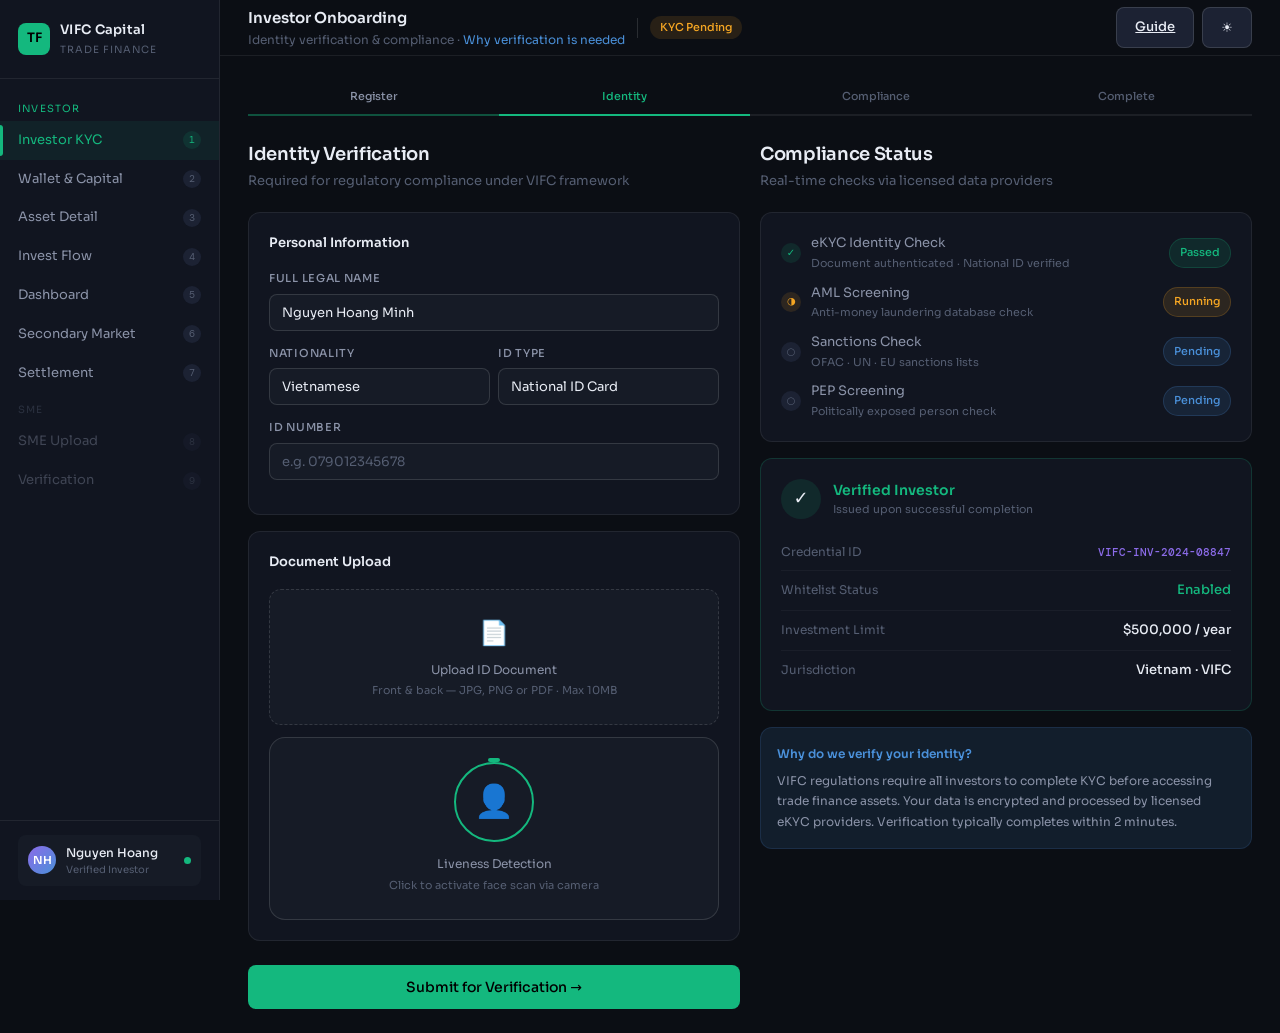
<file: index.html>
<!doctype html>
<html lang="en">
  <head>
    <meta charset="UTF-8" />
    <meta name="viewport" content="width=device-width, initial-scale=1.0" />
    <title>VIFC Trade Finance Platform</title>
    <link rel="preconnect" href="https://fonts.googleapis.com" />
    <link
      href="https://fonts.googleapis.com/css2?family=Sora:wght@300;400;500;600&family=DM+Mono:wght@400;500&display=swap"
      rel="stylesheet"
    />
    <link rel="stylesheet" href="styles.css" />
  </head>
  <body>
    <button
      class="mobile-nav-toggle"
      type="button"
      data-action="toggle-mobile-nav"
      aria-label="Toggle navigation menu"
      aria-expanded="false"
    >
      ☰
    </button>
    <div class="sidebar-overlay" data-action="close-mobile-nav"></div>

    <!-- SIDEBAR -->
    <nav class="sidebar">
      <div class="logo">
        <div class="logo-mark">
          <div class="logo-icon">TF</div>
          <div>
            <div class="logo-text">VIFC Capital</div>
            <div class="logo-sub">Trade Finance</div>
          </div>
        </div>
      </div>
      <div class="nav">
        <div class="nav-section" data-flow="investor">Investor</div>
        <div class="nav-item active" data-screen="onboarding" data-flow="investor"><span>Investor KYC</span><span class="step-badge">1</span></div>
        <div class="nav-item" data-screen="wallet" data-flow="investor"><span>Wallet & Capital</span><span class="step-badge">2</span></div>
        <div class="nav-item" data-screen="asset" data-flow="investor"><span>Asset Detail</span><span class="step-badge">3</span></div>
        <div class="nav-item" data-screen="invest" data-flow="investor"><span>Invest Flow</span><span class="step-badge">4</span></div>
        <div class="nav-item" data-screen="dashboard" data-flow="investor"><span>Dashboard</span><span class="step-badge">5</span></div>
        <div class="nav-item" data-screen="secondary" data-flow="investor"><span>Secondary Market</span><span class="step-badge">6</span></div>
        <div class="nav-item" data-screen="settlement" data-flow="investor"><span>Settlement</span><span class="step-badge">7</span></div>
        <div class="nav-section" data-flow="sme">SME</div>
        <div class="nav-item" data-screen="sme" data-flow="sme"><span>SME Upload</span><span class="step-badge">8</span></div>
        <div class="nav-item" data-screen="verification" data-flow="sme"><span>Verification</span><span class="step-badge">9</span></div>
      </div>
      <div class="sidebar-footer">
        <div class="user-pill">
          <div class="user-avatar">NH</div>
          <div>
            <div class="user-name">Nguyen Hoang</div>
            <div class="user-role">Verified Investor</div>
          </div>
          <div class="verified-dot"></div>
        </div>
      </div>
    </nav>

    <!-- MAIN CONTENT -->
    <main class="main">
      <!-- ───────────────────────────────────────────── -->
      <!-- SCREEN 1: INVESTOR ONBOARDING / KYC          -->
      <!-- ───────────────────────────────────────────── -->
      <div id="screen-onboarding" class="screen active">
        <div class="topbar">
          <div>
            <div class="topbar-title">Investor Onboarding</div>
            <div class="topbar-sub">Identity verification & compliance · <a href="guide.html#how-to-invest" style="color: var(--blue); text-decoration: none;">Why verification is needed</a></div>
          </div>
          <div class="topbar-divider"></div>
          <span class="topbar-badge badge-warning">KYC Pending</span>
          <div class="topbar-actions">
            <a class="btn btn-secondary" href="guide.html">Guide</a>
            <button
              class="btn btn-secondary theme-toggle" data-action="toggle-theme"
              
            >
              ☀️
            </button>
          </div>
        </div>
        <div class="content">
          <div class="progress-steps mb-24">
            <div class="ps done">Register</div>
            <div class="ps active">Identity</div>
            <div class="ps">Compliance</div>
            <div class="ps">Complete</div>
          </div>

          <div class="grid-2 gap-20">
            <!-- Left: Form -->
            <div>
              <div class="section-header">
                <div class="section-title">Identity Verification</div>
                <div class="section-sub">
                  Required for regulatory compliance under VIFC framework
                </div>
              </div>

              <div class="card mb-16">
                <div class="card-header">
                  <div class="card-label">Personal Information</div>
                </div>
                <div class="form-group">
                  <label class="form-label">Full Legal Name</label>
                  <input
                    class="form-input"
                    type="text"
                    placeholder="As shown on government ID"
                    value="Nguyen Hoang Minh"
                  />
                </div>
                <div class="grid-2 gap-8">
                  <div class="form-group">
                    <label class="form-label">Nationality</label>
                    <select class="form-select">
                      <option>Vietnamese</option>
                      <option>Singaporean</option>
                      <option>Other</option>
                    </select>
                  </div>
                  <div class="form-group">
                    <label class="form-label">ID Type</label>
                    <select class="form-select">
                      <option>National ID Card</option>
                      <option>Passport</option>
                      <option>Driver's License</option>
                    </select>
                  </div>
                </div>
                <div class="form-group">
                  <label class="form-label">ID Number</label>
                  <input
                    class="form-input"
                    type="text"
                    placeholder="e.g. 079012345678"
                  />
                </div>
              </div>

              <div class="card mb-16">
                <div class="card-header">
                  <div class="card-label">Document Upload</div>
                </div>
                <div class="upload-zone mb-12">
                  <span class="upload-icon">📄</span>
                  <div class="upload-text">Upload ID Document</div>
                  <div class="upload-sub">
                    Front & back — JPG, PNG or PDF · Max 10MB
                  </div>
                </div>
                <div class="face-scan-box">
                  <div class="face-ring">
                    <span class="face-placeholder">👤</span>
                  </div>
                  <div
                    style="
                      font-size: 12px;
                      color: var(--text2);
                      margin-bottom: 4px;
                    "
                  >
                    Liveness Detection
                  </div>
                  <div style="font-size: 11px; color: var(--text3)">
                    Click to activate face scan via camera
                  </div>
                </div>
              </div>

              <button
                class="btn btn-primary btn-full btn-lg"
                style="margin-top: 8px"
              >
                Submit for Verification →
              </button>
            </div>

            <!-- Right: Compliance status -->
            <div>
              <div class="section-header">
                <div class="section-title">Compliance Status</div>
                <div class="section-sub">
                  Real-time checks via licensed data providers
                </div>
              </div>

              <div class="card mb-16">
                <div class="check-list">
                  <div class="check-item">
                    <div class="check-icon check-pass">✓</div>
                    <div>
                      <div class="check-text">eKYC Identity Check</div>
                      <div class="check-sub">
                        Document authenticated · National ID verified
                      </div>
                    </div>
                    <span
                      class="verify-badge vb-green"
                      style="margin-left: auto; flex-shrink: 0"
                      >Passed</span
                    >
                  </div>
                  <div class="check-item">
                    <div class="check-icon check-spin">◐</div>
                    <div>
                      <div class="check-text">AML Screening</div>
                      <div class="check-sub">
                        Anti-money laundering database check
                      </div>
                    </div>
                    <span
                      class="verify-badge vb-amber"
                      style="margin-left: auto; flex-shrink: 0"
                      >Running</span
                    >
                  </div>
                  <div class="check-item">
                    <div class="check-icon check-pend">○</div>
                    <div>
                      <div class="check-text">Sanctions Check</div>
                      <div class="check-sub">
                        OFAC · UN · EU sanctions lists
                      </div>
                    </div>
                    <span
                      class="verify-badge vb-blue"
                      style="margin-left: auto; flex-shrink: 0"
                      >Pending</span
                    >
                  </div>
                  <div class="check-item">
                    <div class="check-icon check-pend">○</div>
                    <div>
                      <div class="check-text">PEP Screening</div>
                      <div class="check-sub">
                        Politically exposed person check
                      </div>
                    </div>
                    <span
                      class="verify-badge vb-blue"
                      style="margin-left: auto; flex-shrink: 0"
                      >Pending</span
                    >
                  </div>
                </div>
              </div>

              <!-- Credential Preview -->
              <div
                class="card mb-16"
                style="border-color: rgba(20, 184, 126, 0.2)"
              >
                <div
                  style="
                    display: flex;
                    align-items: center;
                    gap: 12px;
                    margin-bottom: 14px;
                  "
                >
                  <div
                    style="
                      width: 40px;
                      height: 40px;
                      border-radius: 50%;
                      background: var(--teal-dim);
                      display: flex;
                      align-items: center;
                      justify-content: center;
                      font-size: 18px;
                      flex-shrink: 0;
                    "
                  >
                    ✓
                  </div>
                  <div>
                    <div
                      style="
                        font-size: 14px;
                        font-weight: 600;
                        color: var(--teal);
                      "
                    >
                      Verified Investor
                    </div>
                    <div style="font-size: 11px; color: var(--text3)">
                      Issued upon successful completion
                    </div>
                  </div>
                </div>
                <div class="stat-row">
                  <span class="stat-key">Credential ID</span>
                  <span
                    class="stat-val"
                    style="
                      font-family: var(--mono);
                      font-size: 11px;
                      color: var(--purple);
                    "
                    >VIFC-INV-2024-08847</span
                  >
                </div>
                <div class="stat-row">
                  <span class="stat-key">Whitelist Status</span>
                  <span class="stat-val green">Enabled</span>
                </div>
                <div class="stat-row">
                  <span class="stat-key">Investment Limit</span>
                  <span class="stat-val">$500,000 / year</span>
                </div>
                <div class="stat-row">
                  <span class="stat-key">Jurisdiction</span>
                  <span class="stat-val">Vietnam · VIFC</span>
                </div>
              </div>

              <div class="edu-box">
                <div class="edu-title">Why do we verify your identity?</div>
                <div class="edu-text">
                  VIFC regulations require all investors to complete KYC before
                  accessing trade finance assets. Your data is encrypted and
                  processed by licensed eKYC providers. Verification typically
                  completes within 2 minutes.
                </div>
              </div>
            </div>
          </div>
        </div>
      </div>

      <!-- ───────────────────────────────────────────── -->
      <!-- SCREEN 2: WALLET & CAPITAL                    -->
      <!-- ───────────────────────────────────────────── -->
      <div id="screen-wallet" class="screen">
        <div class="topbar">
          <div>
            <div class="topbar-title">Wallet & Capital</div>
            <div class="topbar-sub">Deposit, convert, and manage funds</div>
          </div>
          <div class="topbar-divider"></div>
          <span class="topbar-badge badge-success">Wallet Active</span>
          <div class="topbar-actions">
            <a class="btn btn-secondary" href="guide.html">Guide</a>
            <button
              class="btn btn-secondary theme-toggle" data-action="toggle-theme"
              
            >
              ☀️
            </button>
          </div>
        </div>
        <div class="content">
          <div class="grid-3 gap-16 mb-20">
            <div class="wallet-card">
              <div class="wc-label">USDC Balance</div>
              <div class="wc-value">$24,850.00</div>
              <div class="wc-sub">≈ 24,850 USDC · ERC-20</div>
            </div>
            <div class="card" style="background: var(--bg2)">
              <div class="card-title">USD Value</div>
              <div class="card-value" style="font-size: 22px">$24,850.00</div>
              <div class="card-sub" style="color: var(--teal); font-size: 12px">
                +$0.00 today
              </div>
            </div>
            <div class="card" style="background: var(--bg2)">
              <div class="card-title">VND Equivalent</div>
              <div
                class="card-value"
                style="font-size: 20px; letter-spacing: -1px"
              >
                ₫616,401,000
              </div>
              <div class="card-sub">@ 24,800 VND/USD</div>
            </div>
          </div>

          <div class="grid-2 gap-20">
            <!-- Deposit Module -->
            <div>
              <div class="card mb-16">
                <div class="card-header">
                  <div class="card-label">Deposit Funds</div>
                </div>
                <div class="form-group">
                  <label class="form-label">Asset Type</label>
                  <div style="display: flex; gap: 8px">
                    <button
                      class="btn btn-secondary"
                      style="
                        flex: 1;
                        justify-content: center;
                        border-color: var(--teal);
                        color: var(--teal);
                        background: var(--teal-dim);
                      "
                    >
                      USDC
                    </button>
                    <button
                      class="btn btn-secondary"
                      style="flex: 1; justify-content: center"
                    >
                      USDT
                    </button>
                    <button
                      class="btn btn-secondary"
                      style="flex: 1; justify-content: center"
                    >
                      USD Wire
                    </button>
                  </div>
                </div>
                <div class="form-group">
                  <label class="form-label">Amount</label>
                  <div style="position: relative">
                    <input
                      class="form-input"
                      type="number"
                      placeholder="0.00"
                      value="10000"
                      style="padding-right: 52px"
                    />
                    <span
                      style="
                        position: absolute;
                        right: 12px;
                        top: 50%;
                        transform: translateY(-50%);
                        font-size: 12px;
                        color: var(--text3);
                        font-family: var(--mono);
                      "
                      >USDC</span
                    >
                  </div>
                </div>
                <div class="alert alert-info" style="margin-top: 0">
                  <span>ℹ</span>
                  <span
                    >Deposit address:
                    <span style="font-family: var(--mono); font-size: 11px"
                      >0x7f3e...c4a9</span
                    >
                    — ERC-20 only</span
                  >
                </div>
                <button class="btn btn-primary btn-full">Deposit USDC</button>
              </div>

              <div class="trust-box">
                <span>🏦</span>
                <span
                  >Funds secured via licensed VIFC banking partners · Segregated
                  accounts</span
                >
              </div>
            </div>

            <!-- Conversion Panel -->
            <div>
              <div class="card mb-16">
                <div class="card-header">
                  <div class="card-label">Currency Conversion</div>
                  <span class="verify-badge vb-green" style="font-size: 10px"
                    >Live Rate</span
                  >
                </div>
                <div
                  style="
                    display: flex;
                    align-items: center;
                    gap: 12px;
                    padding: 16px;
                    background: var(--bg3);
                    border-radius: var(--r-lg);
                    margin-bottom: 14px;
                  "
                >
                  <div style="flex: 1; text-align: center">
                    <div
                      style="
                        font-size: 11px;
                        color: var(--text3);
                        margin-bottom: 4px;
                      "
                    >
                      From
                    </div>
                    <div
                      style="
                        font-size: 20px;
                        font-weight: 600;
                        font-family: var(--mono);
                        color: var(--text);
                      "
                    >
                      $10,000
                    </div>
                    <div
                      style="
                        font-size: 11px;
                        color: var(--text3);
                        margin-top: 2px;
                      "
                    >
                      USD
                    </div>
                  </div>
                  <div style="font-size: 20px; color: var(--teal)">→</div>
                  <div style="flex: 1; text-align: center">
                    <div
                      style="
                        font-size: 11px;
                        color: var(--text3);
                        margin-bottom: 4px;
                      "
                    >
                      To
                    </div>
                    <div
                      style="
                        font-size: 20px;
                        font-weight: 600;
                        font-family: var(--mono);
                        color: var(--teal);
                      "
                    >
                      ₫248,000,000
                    </div>
                    <div
                      style="
                        font-size: 11px;
                        color: var(--text3);
                        margin-top: 2px;
                      "
                    >
                      VND
                    </div>
                  </div>
                </div>
                <div class="stat-row">
                  <span class="stat-key">Exchange Rate</span>
                  <span class="stat-val" style="font-family: var(--mono)"
                    >1 USD = 24,800 VND</span
                  >
                </div>
                <div class="stat-row">
                  <span class="stat-key">Conversion Fee</span>
                  <span class="stat-val green">0.15%</span>
                </div>
                <div class="stat-row">
                  <span class="stat-key">Settlement Time</span>
                  <span class="stat-val">T+0 · Instant</span>
                </div>
                <div class="stat-row">
                  <span class="stat-key">SPV Pool Allocation</span>
                  <span class="stat-val blue">Auto → Deal Escrow</span>
                </div>
                <button class="btn btn-amber btn-full" style="margin-top: 14px">
                  Convert & Allocate
                </button>
              </div>

              <div class="card">
                <div class="card-label" style="margin-bottom: 10px">
                  Capital Flow
                </div>
                <div class="flow-row" style="font-size: 12px">
                  <div class="flow-node investor">Investor</div>
                  <div class="flow-arrow">→</div>
                  <div class="flow-node spv">SPV Escrow</div>
                  <div class="flow-arrow">→</div>
                  <div class="flow-node sme">SME Pool</div>
                </div>
              </div>
            </div>
          </div>
        </div>
      </div>

      <!-- ───────────────────────────────────────────── -->
      <!-- SCREEN 3: SME UPLOAD                         -->
      <!-- ───────────────────────────────────────────── -->
      <div id="screen-sme" class="screen">
        <div class="topbar">
          <div>
            <div class="topbar-title">SME Invoice Upload</div>
            <div class="topbar-sub">
              Create trade finance asset from export invoice
            </div>
          </div>
          <div class="topbar-divider"></div>
          <span class="topbar-badge badge-info">New Submission</span>
          <div class="topbar-actions">
            <a class="btn btn-secondary" href="guide.html">Guide</a>
            <button
              class="btn btn-secondary theme-toggle" data-action="toggle-theme"
              
            >
              ☀️
            </button>
          </div>
        </div>
        <div class="content">
          <div class="grid-2 gap-20">
            <div>
              <div class="card mb-16">
                <div class="card-header">
                  <div class="card-label">Invoice Details</div>
                </div>
                <div class="form-group">
                  <label class="form-label">Upload Invoice</label>
                  <div class="upload-zone">
                    <span class="upload-icon">📋</span>
                    <div class="upload-text">Drop invoice PDF here</div>
                    <div class="upload-sub">
                      Supported: PDF, XLSX · Max 25MB
                    </div>
                  </div>
                </div>
                <div class="grid-2 gap-8">
                  <div class="form-group">
                    <label class="form-label">Invoice Value (USD)</label>
                    <input
                      class="form-input"
                      type="number"
                      placeholder="0.00"
                      value="125000"
                    />
                  </div>
                  <div class="form-group">
                    <label class="form-label">Invoice Number</label>
                    <input
                      class="form-input"
                      type="text"
                      value="INV-2024-00847"
                    />
                  </div>
                </div>
                <div class="grid-2 gap-8">
                  <div class="form-group">
                    <label class="form-label">Issue Date</label>
                    <input class="form-input" type="date" value="2024-11-01" />
                  </div>
                  <div class="form-group">
                    <label class="form-label">Due Date</label>
                    <input class="form-input" type="date" value="2025-01-30" />
                  </div>
                </div>
                <div class="form-group">
                  <label class="form-label">Invoice Currency</label>
                  <select class="form-select">
                    <option>USD</option>
                    <option>EUR</option>
                    <option>VND</option>
                  </select>
                </div>
              </div>

              <div class="card mb-16">
                <div class="card-header">
                  <div class="card-label">Supporting Documents</div>
                </div>
                <div class="grid-2 gap-8">
                  <div class="upload-zone" style="padding: 16px">
                    <span
                      style="
                        font-size: 20px;
                        display: block;
                        margin-bottom: 6px;
                      "
                      >📦</span
                    >
                    <div class="upload-text">Purchase Order</div>
                  </div>
                  <div class="upload-zone" style="padding: 16px">
                    <span
                      style="
                        font-size: 20px;
                        display: block;
                        margin-bottom: 6px;
                      "
                      >🚢</span
                    >
                    <div class="upload-text">Shipping Docs</div>
                  </div>
                </div>
              </div>
            </div>

            <div>
              <div class="card mb-16">
                <div class="card-header">
                  <div class="card-label">Buyer Information</div>
                </div>
                <div class="form-group">
                  <label class="form-label">Buyer Company Name</label>
                  <input
                    class="form-input"
                    type="text"
                    value="Walmart Inc."
                    placeholder="Enter buyer name"
                  />
                </div>
                <div class="form-group">
                  <label class="form-label">Buyer Country</label>
                  <select class="form-select">
                    <option>United States</option>
                    <option>Germany</option>
                    <option>Japan</option>
                    <option>Singapore</option>
                  </select>
                </div>
                <hr class="divider" />
                <div
                  style="
                    padding: 12px;
                    background: var(--teal-dim);
                    border-radius: var(--r);
                    border: 1px solid rgba(20, 184, 126, 0.2);
                  "
                >
                  <div
                    style="
                      display: flex;
                      align-items: center;
                      gap: 8px;
                      margin-bottom: 8px;
                    "
                  >
                    <span style="color: var(--teal); font-size: 14px">✓</span>
                    <span
                      style="
                        font-size: 13px;
                        font-weight: 600;
                        color: var(--teal);
                      "
                      >Verified Buyer</span
                    >
                  </div>
                  <div class="stat-row" style="padding: 5px 0">
                    <span class="stat-key">Credit Rating</span>
                    <span class="rating-badge rating-aaa" >AAA</span> <a href="guide.html#key-terms" style="color: var(--blue); text-decoration: none;">?</a>
                  </div>
                  <div class="stat-row" style="padding: 5px 0">
                    <span class="stat-key">Payment History</span>
                    <span class="stat-val green">98.2% on-time</span>
                  </div>
                  <div class="stat-row" style="padding: 5px 0; border: none">
                    <span class="stat-key">Annual Revenue</span>
                    <span class="stat-val">$611B</span>
                  </div>
                </div>
              </div>

              <div class="card mb-16">
                <div class="card-header">
                  <div class="card-label">Export Legitimacy</div>
                </div>
                <div class="check-list">
                  <div class="check-item">
                    <div class="check-icon check-pass">✓</div>
                    <div class="check-text">Export license verified</div>
                  </div>
                  <div class="check-item">
                    <div class="check-icon check-pass">✓</div>
                    <div class="check-text">Commodity classification valid</div>
                  </div>
                  <div class="check-item">
                    <div class="check-icon check-pass">✓</div>
                    <div class="check-text">No restricted trade items</div>
                  </div>
                  <div class="check-item">
                    <div class="check-icon check-spin">◐</div>
                    <div class="check-text">Customs pre-clearance check</div>
                  </div>
                </div>
              </div>

              <button class="btn btn-primary btn-full btn-lg">
                Submit Invoice for Review →
              </button>
            </div>
          </div>
        </div>
      </div>

      <!-- ───────────────────────────────────────────── -->
      <!-- SCREEN 4: VERIFICATION PANEL                 -->
      <!-- ───────────────────────────────────────────── -->
      <div id="screen-verification" class="screen">
        <div class="topbar">
          <div>
            <div class="topbar-title">Verification Command Center</div>
            <div class="topbar-sub">Institutional-grade deal verification and risk transparency</div>
          </div>
          <div class="topbar-divider"></div>
          <span class="topbar-badge badge-warning">Nguyen Textile Co., Ltd -> Walmart Inc. · INV-2027-00847 · $125,000</span>
          <div class="topbar-actions">
            <a class="btn btn-secondary" href="guide.html#stakeholder-flow">Guide</a>
            <button class="btn btn-secondary theme-toggle" data-action="toggle-theme">☀️</button>
          </div>
        </div>
        <div class="content">
          <div class="grid-2 gap-20">
            <div>
              <div class="card mb-16">
                <div class="card-header"><div class="card-label">Verification Status</div><span class="verify-badge vb-green">Live Data</span></div>
                <div class="grid-2 gap-8" style="margin-bottom:12px;">
                  <div class="card" style="background:var(--bg3);border-left:3px solid var(--teal);padding:12px;"><div class="check-text">Shipment Confirmed</div><div class="check-sub">Goods in transit · Nov 3, 2027</div></div>
                  <div class="card" style="background:var(--bg3);border-left:3px solid var(--teal);padding:12px;"><div class="check-text">Customs Validated</div><div class="check-sub">Export cleared · Nov 3, 2027</div></div>
                  <div class="card" style="background:var(--bg3);border-left:3px solid var(--teal);padding:12px;"><div class="check-text">Invoice Approved</div><div class="check-sub">Matched with PO · Nov 4, 2027</div></div>
                  <div class="card" style="background:var(--bg3);border-left:3px solid var(--amber);padding:12px;"><div class="check-text">Insurance Pending</div><div class="check-sub">In progress · ETA Nov 6, 2027</div></div>
                </div>
                <div class="card-label" style="margin-bottom:10px">Verification Checklist</div>
                <div class="check-list">
                  <div class="check-item"><div class="check-icon check-pass">✓</div><div><div class="check-text">Logistics Confirmation</div><div class="check-sub">Source: DHL Express</div></div><span style="margin-left:auto;color:var(--text3);font-size:11px">Nov 3, 2027</span></div>
                  <div class="check-item"><div class="check-icon check-pass">✓</div><div><div class="check-text">Customs Clearance</div><div class="check-sub">Source: Ho Chi Minh Port Customs</div></div><span style="margin-left:auto;color:var(--text3);font-size:11px">Nov 3, 2027</span></div>
                  <div class="check-item"><div class="check-icon check-pass">✓</div><div><div class="check-text">Invoice Validation</div><div class="check-sub">Source: Buyer PO Match Engine</div></div><span style="margin-left:auto;color:var(--text3);font-size:11px">Nov 4, 2027</span></div>
                  <div class="check-item"><div class="check-icon check-spin">◐</div><div><div class="check-text">Trade Credit Insurance</div><div class="check-sub">Source: Euler Hermes</div></div><span style="margin-left:auto;color:var(--amber);font-size:11px">In progress (ETA Nov 6, 2027)</span></div>
                </div>
              </div>
              <div class="card mb-16">
                <div class="card-label" style="margin-bottom:10px">Data Providers</div>
                <div class="grid-4 gap-8">
                  <div class="card" style="background:var(--bg3);text-align:center;padding:10px;"><div class="check-text">DHL Express</div><div class="check-sub">Logistics API</div></div>
                  <div class="card" style="background:var(--bg3);text-align:center;padding:10px;"><div class="check-text">Vietnam Customs</div><div class="check-sub">Customs API</div></div>
                  <div class="card" style="background:var(--bg3);text-align:center;padding:10px;"><div class="check-text">Dun & Bradstreet</div><div class="check-sub">Credit Bureau</div></div>
                  <div class="card" style="background:var(--bg3);text-align:center;padding:10px;"><div class="check-text">Euler Hermes</div><div class="check-sub">Insurance Feed</div></div>
                </div>
              </div>
            </div>
            <div>
              <div class="card mb-16">
                <div class="card-label" style="margin-bottom:10px">Timeline (Actor · Action · Date)</div>
                <div class="check-list">
                  <div class="check-item"><div class="check-icon check-pass">✓</div><div><div class="check-text">SME uploaded invoice package</div><div class="check-sub">Actor: Thanh Cong Ops</div></div><span style="margin-left:auto;color:var(--text3);font-size:11px">Apr 07, 2027</span></div>
                  <div class="check-item"><div class="check-icon check-pass">✓</div><div><div class="check-text">Logistics delivery proof synced</div><div class="check-sub">Actor: DHL Oracle</div></div><span style="margin-left:auto;color:var(--text3);font-size:11px">Apr 08, 2027</span></div>
                  <div class="check-item"><div class="check-icon check-pass">✓</div><div><div class="check-text">Customs declaration validated</div><div class="check-sub">Actor: Customs Node</div></div><span style="margin-left:auto;color:var(--text3);font-size:11px">Apr 09, 2027</span></div>
                  <div class="check-item"><div class="check-icon check-spin">◐</div><div><div class="check-text">Insurance certificate finalization</div><div class="check-sub">Actor: Euler Hermes Gateway</div></div><span style="margin-left:auto;color:var(--amber);font-size:11px">ETA Apr 11, 2027</span></div>
                </div>
              </div>
              <div class="card">
                <div class="card-label" style="margin-bottom:10px">Risk & Portfolio Impact</div>
                <div class="stat-row"><span class="stat-key">Base deal return (90d)</span><span class="stat-val green">+$5,000 on $120,000 allocation</span></div>
                <div class="stat-row"><span class="stat-key">If 7-day payment delay</span><span class="stat-val" style="color:var(--amber)">Estimated carry impact: -$410</span></div>
                <div class="stat-row"><span class="stat-key">If insurance missing</span><span class="stat-val" style="color:var(--red)">Expected loss-at-risk: $2,250</span></div>
                <hr class="divider" />
                <div class="stat-row"><span class="stat-key">Portfolio liquidity impact</span><span class="stat-val">-1.8% short-term liquidity</span></div>
                <div class="stat-row"><span class="stat-key">Portfolio return impact</span><span class="stat-val green">+0.42% if on-time settlement</span></div>
              </div>
            </div>
          </div>
        </div>
      </div>

      <!-- ───────────────────────────────────────────── -->
<!-- SCREEN 5: ASSET DETAIL                       -->
      <!-- ───────────────────────────────────────────── -->
      <div id="screen-asset" class="screen">
        <div class="topbar">
          <div>
            <div class="topbar-title">Asset Detail</div>
            <div class="topbar-sub">
              INV-2024-00847 · Textile Export · Vietnam → USA · <a href="guide.html#stakeholder-flow" style="color: var(--blue); text-decoration: none;">How this investment works</a>
            </div>
          </div>
          <div class="topbar-divider"></div>
          <span class="topbar-badge badge-success">Available</span>
          <div class="topbar-actions">
            <a class="btn btn-secondary" href="guide.html">Guide</a>
            <button
              class="btn btn-secondary theme-toggle" data-action="toggle-theme"
              
            >
              ☀️
            </button>
            <button class="btn btn-secondary">Watchlist</button>
            <button class="btn btn-primary">Invest Now</button>
          </div>
        </div>
        <div class="content">
          <div
            style="display: grid; grid-template-columns: 1fr 360px; gap: 20px"
          >
            <!-- Left: Details -->
            <div>
              <!-- Hero -->
              <div
                class="card mb-16"
                style="border-color: rgba(20, 184, 126, 0.2)"
              >
                <div
                  style="
                    display: flex;
                    justify-content: space-between;
                    align-items: flex-start;
                    margin-bottom: 14px;
                  "
                >
                  <div>
                    <div
                      style="
                        font-size: 11px;
                        color: var(--text3);
                        text-transform: uppercase;
                        letter-spacing: 0.8px;
                        margin-bottom: 4px;
                      "
                    >
                      Export Invoice · Trade Receivable
                    </div>
                    <div
                      style="
                        font-size: 18px;
                        font-weight: 600;
                        color: var(--text);
                      "
                    >
                      Thanh Cong Textile JSC
                    </div>
                    <div
                      style="
                        font-size: 14px;
                        color: var(--text2);
                        margin-top: 2px;
                      "
                    >
                      Buyer:
                      <strong style="color: var(--text)">Walmart Inc.</strong>
                    </div>
                  </div>
                  <div style="text-align: right">
                    <span
                      class="rating-badge rating-aaa"
                      style="font-size: 13px; padding: 5px 10px"
                      >AAA</span
                    >
                    <div
                      style="
                        font-size: 10px;
                        color: var(--text3);
                        margin-top: 4px;
                      "
                    >
                      Buyer Credit Rating <a href="guide.html#key-terms" style="color: var(--blue); text-decoration: none; margin-left: 6px;">?</a>
                    </div>
                  </div>
                </div>
                <div class="grid-4">
                  <div
                    style="
                      text-align: center;
                      padding: 12px;
                      background: var(--bg3);
                      border-radius: var(--r);
                    "
                  >
                    <div class="yield-num">~17%</div>
                    <div class="yield-label">Annual Yield</div>
                  </div>
                  <div
                    style="
                      text-align: center;
                      padding: 12px;
                      background: var(--bg3);
                      border-radius: var(--r);
                    "
                  >
                    <div
                      style="
                        font-size: 22px;
                        font-weight: 600;
                        font-family: var(--mono);
                        color: var(--amber);
                      "
                    >
                      90
                    </div>
                    <div class="yield-label">Days Tenor</div>
                  </div>
                  <div
                    style="
                      text-align: center;
                      padding: 12px;
                      background: var(--bg3);
                      border-radius: var(--r);
                    "
                  >
                    <div
                      style="
                        font-size: 22px;
                        font-weight: 600;
                        font-family: var(--mono);
                        color: var(--blue);
                      "
                    >
                      $125K
                    </div>
                    <div class="yield-label">Face Value</div>
                  </div>
                  <div
                    style="
                      text-align: center;
                      padding: 12px;
                      background: var(--bg3);
                      border-radius: var(--r);
                    "
                  >
                    <div
                      style="
                        font-size: 22px;
                        font-weight: 600;
                        font-family: var(--mono);
                        color: var(--text);
                      "
                    >
                      $18K
                    </div>
                    <div class="yield-label">Min. Available</div>
                  </div>
                </div>
              </div>

              <!-- Pricing Box -->
              <div class="card mb-16">
                <div class="card-label" style="margin-bottom: 12px">
                  Pricing
                </div>
                <div
                  style="
                    display: flex;
                    align-items: center;
                    gap: 0;
                    margin-bottom: 14px;
                  "
                >
                  <div class="price-highlight" style="flex: 1">
                    <div class="ph-face">Face Value</div>
                    <div class="ph-val">$100.00</div>
                  </div>
                  <div class="ph-arr">→</div>
                  <div
                    class="price-highlight"
                    style="
                      flex: 1;
                      border: 1px solid var(--border);
                      border-radius: var(--r);
                    "
                  >
                    <div class="ph-face">Purchase Price</div>
                    <div class="ph-val">$96.00</div>
                  </div>
                  <div class="ph-arr">→</div>
                  <div
                    class="price-highlight"
                    style="
                      flex: 1;
                      background: var(--teal-dim);
                      border: 1px solid rgba(20, 184, 126, 0.2);
                      border-radius: var(--r);
                    "
                  >
                    <div class="ph-face">You Receive</div>
                    <div class="ph-return">$100.00</div>
                  </div>
                </div>
                <div class="alert alert-success" style="margin-bottom: 0">
                  <span>✓</span>
                  <span
                    ><strong>~4.2% return over 90 days</strong> — No hidden fees.
                    No carry charges. Fixed return at maturity.</span
                  >
                </div>
              </div>

              <!-- Benchmark -->
              <div class="card mb-16">
                <div class="card-label" style="margin-bottom: 12px">
                  Return Benchmark
                </div>
                <div class="bench-row">
                  <div
                    class="bench-label"
                    style="font-weight: 600; color: var(--teal)"
                  >
                    This Asset
                  </div>
                  <div class="bench-bar-wrap">
                    <div
                      class="bench-bar"
                      style="width: 100%; background: var(--teal)"
                    ></div>
                  </div>
                  <div class="bench-val" style="color: var(--teal)">~17%</div>
                </div>
                <div class="bench-row">
                  <div class="bench-label">Gov. Bonds</div>
                  <div class="bench-bar-wrap">
                    <div
                      class="bench-bar"
                      style="width: 58%; background: var(--blue)"
                    ></div>
                  </div>
                  <div class="bench-val" style="color: var(--blue)">7%</div>
                </div>
                <div class="bench-row">
                  <div class="bench-label">Bank Deposit</div>
                  <div class="bench-bar-wrap">
                    <div
                      class="bench-bar"
                      style="width: 42%; background: var(--text3)"
                    ></div>
                  </div>
                  <div class="bench-val" style="color: var(--text3)">5%</div>
                </div>
                <div class="bench-row">
                  <div class="bench-label">Money Market</div>
                  <div class="bench-bar-wrap">
                    <div
                      class="bench-bar"
                      style="width: 33%; background: var(--text3)"
                    ></div>
                  </div>
                  <div class="bench-val" style="color: var(--text3)">4%</div>
                </div>
              </div>

              <!-- SME Info + Buyer Info -->
              <div class="grid-2 gap-16 mb-16">
                <div class="card">
                  <div class="card-label" style="margin-bottom: 10px">
                    SME Profile
                  </div>
                  <div class="stat-row">
                    <span class="stat-key">Company</span
                    ><span class="stat-val">Thanh Cong Textile</span>
                  </div>
                  <div class="stat-row">
                    <span class="stat-key">Industry</span
                    ><span class="stat-val">Textile & Garment</span>
                  </div>
                  <div class="stat-row">
                    <span class="stat-key">Founded</span
                    ><span class="stat-val">1992</span>
                  </div>
                  <div class="stat-row">
                    <span class="stat-key">Employees</span
                    ><span class="stat-val">4,200+</span>
                  </div>
                  <div class="stat-row">
                    <span class="stat-key">Export History</span
                    ><span class="stat-val green">18 yrs</span>
                  </div>
                  <div class="stat-row">
                    <span class="stat-key">Prior deals on VIFC</span
                    ><span class="stat-val">23 deals · 100%</span>
                  </div>
                </div>
                </div>
              <div class="card mb-16">
                <div class="card-label" style="margin-bottom: 10px">Historical Performance</div>
                <div style="background: var(--bg3); border: 1px solid var(--border); border-radius: var(--r); padding: 12px; margin-bottom: 12px;">
                  <div style="display:flex;justify-content:space-between;font-size:11px;color:var(--text3);margin-bottom:6px;">
                    <span>Nov 2025</span><span>Apr 2026</span>
                  </div>
                  <svg viewBox="0 0 520 120" style="width:100%;height:120px;display:block;">
                    <polyline points="20,100 120,84 220,62 320,44 420,30 500,18" fill="none" stroke="var(--blue)" stroke-width="3" />
                    <polyline points="20,102 120,92 220,74 320,58 420,40 500,26" fill="none" stroke="var(--teal)" stroke-width="2" stroke-dasharray="5 4" />
                    <circle cx="500" cy="18" r="4" fill="var(--blue)" />
                  </svg>
                  <div class="stat-row" style="margin-top:4px;"><span class="stat-key">Yield Trend</span><span class="stat-val">1.15% → 2.9%</span></div>
                </div>
                <div class="card-label" style="margin-bottom: 8px">Recent On-Chain Events</div>
                <div class="check-list">
                  <div class="check-item"><div><div class="check-text">Payment Settled</div><div class="check-sub">Apr 15, 2026 · Tx: 0x1a2b...4a5b</div></div><div class="invest-return">$131,250</div></div>
                  <div class="check-item"><div><div class="check-text">Payment Settled</div><div class="check-sub">Apr 01, 2026 · Tx: 0x7f3b...9e2f</div></div><div class="invest-return">$125,000</div></div>
                  <div class="check-item"><div><div class="check-text">Repayment</div><div class="check-sub">Mar 05, 2026 · Tx: 0x3f4a...6f7a</div></div><div class="invest-return">$45,062</div></div>
                </div>
              </div>
              <div class="card">
                  <div class="card-label" style="margin-bottom: 10px">
                    Buyer Profile
                  </div>
                  <div class="stat-row">
                    <span class="stat-key">Buyer</span
                    ><span class="stat-val">Walmart Inc.</span>
                  </div>
                  <div class="stat-row">
                    <span class="stat-key">HQ</span
                    ><span class="stat-val">USA</span>
                  </div>
                  <div class="stat-row">
                    <span class="stat-key">Credit Rating</span
                    ><span class="rating-badge rating-aaa" >AAA</span> <a href="guide.html#key-terms" style="color: var(--blue); text-decoration: none;">?</a>
                  </div>
                  <div class="stat-row">
                    <span class="stat-key">On-time Payment</span
                    ><span class="stat-val green">98.2%</span>
                  </div>
                  <div class="stat-row">
                    <span class="stat-key">Annual Revenue</span
                    ><span class="stat-val">$611B</span>
                  </div>
                  <div class="stat-row">
                    <span class="stat-key">Relationship</span
                    ><span class="stat-val blue">7 years</span>
                  </div>
                </div>
              </div>

              <!-- Capital Flow Diagram -->
              <div class="card mb-16">
                <div class="card-label" style="margin-bottom: 14px">
                  Capital Flow & Timeline
                </div>
                <div class="alert alert-success" style="margin-bottom: 12px">
                  <span>Progress: 65% - Waiting for buyer payment (Day 90)</span>
                </div>
                <div class="risk-bar-wrap" style="margin-bottom: 14px"><div class="risk-bar risk-low" style="width: 65%"></div></div>
                <div
                  style="
                    display: flex;
                    align-items: center;
                    gap: 6px;
                    overflow-x: auto;
                    padding-bottom: 8px;
                  "
                >
                  <div class="flow-node investor" style="text-align: center">
                    <div
                      style="
                        font-size: 10px;
                        color: var(--text3);
                        margin-bottom: 2px;
                      "
                    >
                      You
                    </div>
                    Investor
                    <div
                      style="
                        font-size: 10px;
                        margin-top: 2px;
                        color: var(--blue);
                      "
                    >
                      Day 0
                    </div>
                  </div>
                  <div class="flow-arrow">→</div>
                  <div class="flow-node spv" style="text-align: center">
                    <div
                      style="
                        font-size: 10px;
                        color: var(--text3);
                        margin-bottom: 2px;
                      "
                    >
                      Legal hold
                    </div>
                    SPV Escrow
                    <div
                      style="
                        font-size: 10px;
                        margin-top: 2px;
                        color: var(--purple);
                      "
                    >
                      Instant
                    </div>
                  </div>
                  <div class="flow-arrow">→</div>
                  <div class="flow-node sme" style="text-align: center">
                    <div
                      style="
                        font-size: 10px;
                        color: var(--text3);
                        margin-bottom: 2px;
                      "
                    >
                      Advance
                    </div>
                    SME
                    <div
                      style="
                        font-size: 10px;
                        margin-top: 2px;
                        color: var(--teal);
                      "
                    >
                      Day 1
                    </div>
                  </div>
                  <div class="flow-arrow">→</div>
                  <div class="flow-node buyer" style="text-align: center">
                    <div
                      style="
                        font-size: 10px;
                        color: var(--text3);
                        margin-bottom: 2px;
                      "
                    >
                      Invoice due
                    </div>
                    Buyer
                    <div
                      style="
                        font-size: 10px;
                        margin-top: 2px;
                        color: var(--amber);
                      "
                    >
                      Day 90
                    </div>
                  </div>
                  <div class="flow-arrow">→</div>
                  <div class="flow-node spv" style="text-align: center">
                    <div
                      style="
                        font-size: 10px;
                        color: var(--text3);
                        margin-bottom: 2px;
                      "
                    >
                      Distribute
                    </div>
                    SPV
                    <div
                      style="
                        font-size: 10px;
                        margin-top: 2px;
                        color: var(--purple);
                      "
                    >
                      Day 90
                    </div>
                  </div>
                  <div class="flow-arrow">→</div>
                  <div class="flow-node investor" style="text-align: center">
                    <div
                      style="
                        font-size: 10px;
                        color: var(--text3);
                        margin-bottom: 2px;
                      "
                    >
                      +Return
                    </div>
                    Investor
                    <div
                      style="
                        font-size: 10px;
                        margin-top: 2px;
                        color: var(--teal);
                      "
                    >
                      Day 90
                    </div>
                  </div>
                </div>
              </div>

              <!-- Legal / SPV -->
              <div
                class="card mb-16"
                style="
                  background: rgba(139, 107, 232, 0.05);
                  border-color: rgba(139, 107, 232, 0.15);
                "
              >
                <div style="display: flex; gap: 12px; align-items: flex-start">
                  <div style="font-size: 20px">🏛</div>
                  <div>
                    <div
                      style="
                        font-size: 13px;
                        font-weight: 600;
                        color: var(--purple);
                        margin-bottom: 6px;
                      "
                    >
                      SPV Legal Structure
                    </div>
                    <div
                      style="
                        font-size: 12px;
                        color: var(--text2);
                        line-height: 1.7;
                      "
                    >
                      Asset held by
                      <strong style="color: var(--text)"
                        >VIFC SPV No. 7 Ltd.</strong
                      >
                      · Receivable legally assigned via notarized deed of
                      assignment. Investors hold beneficial ownership
                      certificates. Bankruptcy-remote structure — SME insolvency
                      does not affect receivable ownership.
                    </div>
                  </div>
                </div>
              </div>
            </div>

            <!-- Right Sidebar: Risk + CTA -->
            <div>
              <div class="card mb-16" style="position: sticky; top: 76px">
                <div class="card-label" style="margin-bottom: 12px">
                  Quick Summary
                </div>
                <div class="stat-row">
                  <span class="stat-key">Asset Type</span
                  ><span class="stat-val">Trade Receivable</span>
                </div>
                <div class="stat-row">
                  <span class="stat-key">Annual Yield</span
                  ><span
                    class="stat-val green"
                    style="font-family: var(--mono); font-size: 15px"
                    >12.0%</span
                  >
                </div>
                <div class="stat-row">
                  <span class="stat-key">Tenor</span
                  ><span class="stat-val amber">90 days</span>
                </div>
                <div class="stat-row">
                  <span class="stat-key">Face Value</span
                  ><span class="stat-val">$125,000</span>
                </div>
                <div class="stat-row">
                  <span class="stat-key">Available</span
                  ><span class="stat-val">$107,000</span>
                </div>
                <div class="stat-row">
                  <span class="stat-key">Min. Investment</span
                  ><span class="stat-val">$500</span>
                </div>
                <div class="stat-row">
                  <span class="stat-key">Risk Level</span
                  ><span class="verify-badge vb-green" style="font-size: 10px"
                    >Low</span
                  >
                </div>
                <div class="stat-row">
                  <span class="stat-key">Default Probability</span
                  ><span class="stat-val green">0.3%</span>
                </div>
                <hr class="divider" />
                <div
                  style="
                    display: flex;
                    flex-wrap: wrap;
                    gap: 6px;
                    margin-bottom: 12px;
                  "
                >
                  <span class="verify-badge vb-green" style="font-size: 10px"
                    >✓ Shipment</span
                  >
                  <span class="verify-badge vb-green" style="font-size: 10px"
                    >✓ Customs</span
                  >
                  <span class="verify-badge vb-green" style="font-size: 10px"
                    >✓ Invoice</span
                  >
                </div>
                <button
                  class="btn btn-primary btn-full btn-lg"
                  data-screen-jump="invest"
                >
                  Invest in This Asset →
                </button>
              </div>

              <div class="edu-box">
                <div class="edu-title">What is a trade receivable?</div>
                <div class="edu-text">
                  When an exporter ships goods, the buyer owes payment on a
                  future date. VIFC purchases this future payment at a discount,
                  then offers you the return. You receive the face value when
                  the buyer pays — it's not a loan, it's an ownership stake in a
                  verified payment obligation.
                </div>
              </div>
            </div>
          </div>
        </div>
      </div>

      <!-- ───────────────────────────────────────────── -->
      <!-- SCREEN 6: INVEST FLOW                        -->
      <!-- ───────────────────────────────────────────── -->
      <div id="screen-invest" class="screen">
        <div class="topbar">
          <div>
            <div class="topbar-title">Invest</div>
            <div class="topbar-sub">
              Walmart Inc. · 90-day receivable · ~17% p.a. · <a href="guide.html#how-to-invest" style="color: var(--blue); text-decoration: none;">How to invest</a>
            </div>
          </div>
          <div class="topbar-divider"></div>
          <span class="topbar-badge badge-success">Asset Available</span>
          <div class="topbar-actions">
            <a class="btn btn-secondary" href="guide.html">Guide</a>
            <button
              class="btn btn-secondary theme-toggle" data-action="toggle-theme"
              
            >
              ☀️
            </button>
          </div>
        </div>
        <div class="content" style="max-width: 600px; margin: 0 auto">
          <div class="progress-steps mb-24">
            <div class="ps done">Select Asset</div>
            <div class="ps active">Enter Amount</div>
            <div class="ps">Preview</div>
            <div class="ps">Confirm</div>
          </div>

          <div class="card mb-16">
            <div class="card-header">
              <div class="card-label">Investment Amount</div>
              <span style="font-size: 12px; color: var(--text3)"
                >Wallet: $24,850 available</span
              >
            </div>
            <div style="position: relative; margin-bottom: 14px">
              <span
                style="
                  position: absolute;
                  left: 12px;
                  top: 50%;
                  transform: translateY(-50%);
                  font-size: 20px;
                  color: var(--text2);
                "
                >$</span
              >
              <input
                class="form-input"
                type="number"
                id="invest-amount"
                value="5000"
                style="
                  font-size: 22px;
                  padding: 14px 12px 14px 28px;
                  font-family: var(--mono);
                "
                data-role="invest-input"
              />
            </div>
            <div style="display: flex; gap: 6px">
              <button
                class="btn btn-secondary"
                style="font-size: 11px; padding: 5px 10px"
                data-invest-quick="500"
              >
                $500
              </button>
              <button
                class="btn btn-secondary"
                style="font-size: 11px; padding: 5px 10px"
                data-invest-quick="1000"
              >
                $1K
              </button>
              <button
                class="btn btn-secondary"
                style="font-size: 11px; padding: 5px 10px"
                data-invest-quick="5000"
              >
                $5K
              </button>
              <button
                class="btn btn-secondary"
                style="font-size: 11px; padding: 5px 10px"
                data-invest-quick="10000"
              >
                $10K
              </button>
              <button
                class="btn btn-secondary"
                style="font-size: 11px; padding: 5px 10px; margin-left: auto"
                data-invest-quick="24850"
              >
                Max
              </button>
            </div>
          </div>

          <!-- Preview -->
          <div class="invest-preview mb-16">
            <div
              style="
                font-size: 12px;
                color: var(--text3);
                margin-bottom: 8px;
                text-transform: uppercase;
                letter-spacing: 0.8px;
              "
            >
              Investment Preview
            </div>
            <div class="invest-flow-row">
              <div>
                <div style="font-size: 11px; color: var(--text3)">
                  You invest
                </div>
                <div class="invest-amt" id="preview-invest">$5,000.00</div>
              </div>
              <div class="invest-arrow">→</div>
              <div>
                <div style="font-size: 11px; color: var(--text3)">
                  You receive
                </div>
                <div class="invest-return" id="preview-return">$5,200.00</div>
              </div>
            </div>
            <div
              style="
                display: flex;
                justify-content: center;
                gap: 24px;
                font-size: 12px;
                margin-top: 8px;
              "
            >
              <div style="text-align: center">
                <div style="color: var(--text3)">Return</div>
                <div
                  style="
                    color: var(--teal);
                    font-weight: 600;
                    font-family: var(--mono);
                  "
                  id="preview-gain"
                >
                  +$200.00
                </div>
              </div>
              <div style="text-align: center">
                <div style="color: var(--text3)">Tokens Issued</div>
                <div
                  style="
                    color: var(--purple);
                    font-weight: 600;
                    font-family: var(--mono);
                  "
                  id="preview-tokens"
                >
                  50
                </div>
              </div>
              <div style="text-align: center">
                <div style="color: var(--text3)">Maturity</div>
                <div
                  style="
                    color: var(--amber);
                    font-weight: 600;
                    font-family: var(--mono);
                  "
                >
                  Jan 30, 2025
                </div>
              </div>
            </div>
          </div>

          <div class="card mb-16">
            <div class="card-label" style="margin-bottom: 10px">
              Token Allocation
            </div>
            <div class="stat-row">
              <span class="stat-key">Token Standard</span>
              <span class="token-pill">ERC-1400</span>
            </div>
            <div class="stat-row">
              <span class="stat-key">Token Price</span>
              <span class="stat-val" style="font-family: var(--mono)"
                >$96.00 / token</span
              >
            </div>
            <div class="stat-row">
              <span class="stat-key">Tokens Issued</span>
              <span class="stat-val" id="token-display">52 tokens</span>
            </div>
            <div class="stat-row">
              <span class="stat-key">Face Value / Token</span>
              <span class="stat-val" style="font-family: var(--mono)"
                >$100.00</span
              >
            </div>
            <div class="stat-row">
              <span class="stat-key">Ownership</span>
              <span class="stat-val">Legally assigned receivable</span>
            </div>
          </div>

          <div class="alert alert-warning mb-16">
            <span>⚠</span>
            <span
              >Investments are locked until maturity (Jan 30, 2025) unless sold
              on secondary market. Early exit is not guaranteed.</span
            >
          </div>

          <button class="btn btn-primary btn-full btn-lg">
            Confirm Investment & Mint Tokens →
          </button>
        </div>
      </div>

      <!-- ───────────────────────────────────────────── -->
      <!-- SCREEN 7: DASHBOARD                          -->
      <!-- ───────────────────────────────────────────── -->
      <div id="screen-dashboard" class="screen">
        <div class="topbar">
          <div><div class="topbar-title">Portfolio Dashboard</div><div class="topbar-sub">Nguyen Hoang · Verified Investor</div></div>
          <div class="topbar-divider"></div>
          <span class="topbar-badge badge-success">All Systems Normal</span>
          <div class="topbar-actions">
            <a class="btn btn-secondary" href="guide.html#how-to-invest">Guide</a>
            <button class="btn btn-secondary theme-toggle" data-action="toggle-theme">☀️</button>
          </div>
        </div>
        <div class="content">
          <div class="grid-2 gap-20">
            <div class="card">
              <div class="card-header"><div class="card-label">Active Investments</div><button class="btn btn-secondary" style="padding:4px 10px;font-size:11px">View All</button></div>
              <table class="data-table"><thead><tr><th>Buyer</th><th>SME</th><th>Yield</th><th>Invested</th><th>Return</th><th>Maturity</th><th>Status</th></tr></thead><tbody>
                <tr><td>Walmart Inc.</td><td>Thanh Cong</td><td style="color:var(--teal)">17.0%</td><td>$5,000</td><td style="color:var(--teal)">+$200</td><td>Jul 30, 2027</td><td><span class="verify-badge vb-green">Active</span></td></tr>
                <tr><td>H&M Group</td><td>Viet Tien</td><td style="color:var(--teal)">16.2%</td><td>$8,000</td><td style="color:var(--teal)">+$320</td><td>Jun 15, 2027</td><td><span class="verify-badge vb-amber">Maturing</span></td></tr>
                <tr><td>IKEA</td><td>An Phu Furni</td><td style="color:var(--teal)">15.4%</td><td>$12,000</td><td style="color:var(--teal)">+$480</td><td>Aug 14, 2027</td><td><span class="verify-badge vb-green">Active</span></td></tr>
                <tr><td>Samsung</td><td>Saigon Elec</td><td style="color:var(--teal)">18.1%</td><td>$7,500</td><td style="color:var(--teal)">+$301</td><td>Sep 05, 2027</td><td><span class="verify-badge vb-green">Active</span></td></tr>
                <tr><td>Carrefour</td><td>Mekong Foods</td><td style="color:var(--amber)">13.0%</td><td>$6,200</td><td style="color:var(--amber)">+$202</td><td>Jun 28, 2027</td><td><span class="verify-badge vb-amber">Review</span></td></tr>
                <tr><td>Costco</td><td>Blue Ocean</td><td style="color:var(--teal)">16.7%</td><td>$4,400</td><td style="color:var(--teal)">+$176</td><td>Jul 22, 2027</td><td><span class="verify-badge vb-green">Active</span></td></tr>
              </tbody></table>
            </div>
            <div>
              <div class="card mb-16">
                <div class="card-header"><div class="card-label">Upcoming Cash Flows</div><button class="btn btn-secondary" style="padding:4px 10px;font-size:11px">View All</button></div>
                <div class="check-list">
                  <div class="check-item"><div><div class="check-text">H&M Group</div><div class="check-sub">Jun 15, 2027</div></div><div class="invest-return">$8,320</div></div>
                  <div class="check-item"><div><div class="check-text">Carrefour</div><div class="check-sub">Jun 28, 2027</div></div><div class="invest-return">$6,402</div></div>
                  <div class="check-item"><div><div class="check-text">Costco</div><div class="check-sub">Jul 22, 2027</div></div><div class="invest-return">$4,576</div></div>
                  <div class="check-item"><div><div class="check-text">Walmart</div><div class="check-sub">Jul 30, 2027</div></div><div class="invest-return">$5,200</div></div>
                  <div class="check-item"><div><div class="check-text">IKEA</div><div class="check-sub">Aug 14, 2027</div></div><div class="invest-return">$12,480</div></div>
                  <div class="check-item"><div><div class="check-text">Samsung</div><div class="check-sub">Sep 05, 2027</div></div><div class="invest-return">$7,801</div></div>
                </div>
              </div>
              <div class="card">
                <div class="card-label" style="margin-bottom:10px">Asset Evaluation</div>
                <div class="check-list">
                  <div class="check-item" style="align-items:flex-start;gap:14px;">
                    <div style="width:44px;height:44px;border-radius:50%;border:5px solid var(--teal);display:flex;align-items:center;justify-content:center;font-weight:600;">95</div>
                    <div style="flex:1">
                      <div class="check-text">US Treasury Bond 10Y</div>
                      <div class="check-sub">Default Prob. 0.1% · Volatility 4.2 · Hist Return +4.3% · APY 4.15%</div>
                      <div class="check-sub" style="margin-top:4px;">Total Value: $50.00M</div>
                    </div>
                    <span class="verify-badge vb-green">Low</span>
                  </div>
                  <div class="check-item" style="align-items:flex-start;gap:14px;">
                    <div style="width:44px;height:44px;border-radius:50%;border:5px solid var(--amber);display:flex;align-items:center;justify-content:center;font-weight:600;">62</div>
                    <div style="flex:1">
                      <div class="check-text">Real Estate Development Token</div>
                      <div class="check-sub">Default Prob. 8.7% · Volatility 24.3 · Hist Return +12.4% · APY 9.25%</div>
                      <div class="check-sub" style="margin-top:4px;">Total Value: $8.75M</div>
                    </div>
                    <span class="verify-badge vb-amber">Medium</span>
                  </div>
                  <div class="check-item" style="align-items:flex-start;gap:14px;">
                    <div style="width:44px;height:44px;border-radius:50%;border:5px solid var(--red);display:flex;align-items:center;justify-content:center;font-weight:600;">43</div>
                    <div style="flex:1">
                      <div class="check-text">Tech Startup Convertible Note</div>
                      <div class="check-sub">Default Prob. 18.5% · Volatility 42.8 · Hist Return +24.6% · APY 15.50%</div>
                      <div class="check-sub" style="margin-top:4px;">Total Value: $3.10M</div>
                    </div>
                    <span class="verify-badge vb-red">High</span>
                  </div>
                </div>
              </div>
            </div>
          </div>
        </div>
      </div>

      <!-- ───────────────────────────────────────────── -->
<!-- SCREEN 8: SECONDARY MARKET                   -->
      <!-- ───────────────────────────────────────────── -->
      <div id="screen-secondary" class="screen">
        <div class="topbar">
          <div>
            <div class="topbar-title">Secondary Market</div>
            <div class="topbar-sub">Buy & sell tokenized receivables</div>
          </div>
          <div class="topbar-divider"></div>
          <span class="topbar-badge badge-warning">Limited Liquidity</span>
          <div class="topbar-actions">
            <a class="btn btn-secondary" href="guide.html">Guide</a>
            <button
              class="btn btn-secondary theme-toggle" data-action="toggle-theme"
              
            >
              ☀️
            </button>
          </div>
        </div>
        <div class="content">
          <div class="alert alert-warning mb-20">
            <span>⚠</span>
            <span
              ><strong>Liquidity Notice:</strong> Secondary market liquidity is
              not guaranteed. Tokens may not sell at face value. Market depth
              varies by asset. Do not invest funds you may need urgently.</span
            >
          </div>

          <div class="grid-2 gap-20">
            <!-- My Holdings -->
            <div>
              <div class="card mb-16">
                <div class="card-header">
                  <div class="card-label">My Token Holdings</div>
                  <span class="token-pill">7 assets</span>
                </div>
                <table class="data-table">
                  <thead>
                    <tr>
                      <th>Asset</th>
                      <th>Tokens</th>
                      <th>Price</th>
                      <th>Value</th>
                      <th>Action</th>
                    </tr>
                  </thead>
                  <tbody>
                    <tr>
                      <td style="color: var(--text)">Walmart · Jan 30</td>
                      <td><span class="token-pill">50</span></td>
                      <td style="font-family: var(--mono)">$96</td>
                      <td style="font-family: var(--mono)">$4,850</td>
                      <td>
                        <button
                          class="btn btn-secondary"
                          style="padding: 3px 8px; font-size: 11px"
                        >
                          List
                        </button>
                      </td>
                    </tr>
                    <tr>
                      <td style="color: var(--text)">H&M · Dec 15</td>
                      <td><span class="token-pill">80</span></td>
                      <td style="font-family: var(--mono)">$98</td>
                      <td style="font-family: var(--mono)">$7,840</td>
                      <td>
                        <button
                          class="btn btn-secondary"
                          style="padding: 3px 8px; font-size: 11px"
                        >
                          List
                        </button>
                      </td>
                    </tr>
                    <tr>
                      <td style="color: var(--text)">IKEA · Feb 14</td>
                      <td><span class="token-pill">120</span></td>
                      <td style="font-family: var(--mono)">$96</td>
                      <td style="font-family: var(--mono)">$11,520</td>
                      <td>
                        <button
                          class="btn btn-secondary"
                          style="padding: 3px 8px; font-size: 11px"
                        >
                          List
                        </button>
                      </td>
                    </tr>
                  </tbody>
                </table>
              </div>

              <div class="card">
                <div class="card-label" style="margin-bottom: 12px">
                  List Tokens for Sale
                </div>
                <div class="form-group">
                  <label class="form-label">Select Asset</label>
                  <select class="form-select">
                    <option>Walmart Inc. · Jan 30, 2025 (52 tokens)</option>
                    <option>H&M Group · Dec 15, 2024 (80 tokens)</option>
                  </select>
                </div>
                <div class="grid-2 gap-8">
                  <div class="form-group">
                    <label class="form-label">Quantity</label>
                    <input class="form-input" type="number" value="20" />
                  </div>
                  <div class="form-group">
                    <label class="form-label">List Price / Token</label>
                    <input class="form-input" type="number" value="97.50" />
                  </div>
                </div>
                <div class="stat-row" style="padding: 8px 0">
                  <span class="stat-key">Total Proceeds</span>
                  <span class="stat-val green" style="font-family: var(--mono)"
                    >$1,950.00</span
                  >
                </div>
                <button class="btn btn-primary btn-full">
                  List on Marketplace
                </button>
              </div>
            </div>

            <!-- Marketplace -->
            <div>
              <div class="card">
                <div class="card-header">
                  <div class="card-label">Live Marketplace</div>
                  <span class="verify-badge vb-green" style="font-size: 10px"
                    >12 listings</span
                  >
                </div>
                <table class="data-table">
                  <thead>
                    <tr>
                      <th>Asset</th>
                      <th>Tokens</th>
                      <th>Price</th>
                      <th>Yield</th>
                      <th>Rating</th>
                      <th></th>
                    </tr>
                  </thead>
                  <tbody>
                    <tr>
                      <td>
                        <div
                          style="
                            font-size: 12px;
                            font-weight: 500;
                            color: var(--text);
                          "
                        >
                          Samsung
                        </div>
                        <div style="font-size: 10px; color: var(--text3)">
                          Mar 5 · 90d
                        </div>
                      </td>
                      <td>
                        <span class="token-pill" style="font-size: 10px"
                          >30</span
                        >
                      </td>
                      <td style="font-family: var(--mono); font-size: 12px">
                        $96.20
                      </td>
                      <td style="color: var(--teal); font-family: var(--mono)">
                        13.2%
                      </td>
                      <td>
                        <span
                          class="rating-badge rating-aaa"
                          style="font-size: 10px"
                          >AAA</span
                        >
                      </td>
                      <td>
                        <button
                          class="btn btn-primary"
                          style="padding: 3px 8px; font-size: 11px"
                        >
                          Buy
                        </button>
                      </td>
                    </tr>
                    <tr>
                      <td>
                        <div
                          style="
                            font-size: 12px;
                            font-weight: 500;
                            color: var(--text);
                          "
                        >
                          Target Corp.
                        </div>
                        <div style="font-size: 10px; color: var(--text3)">
                          Feb 28 · 60d
                        </div>
                      </td>
                      <td>
                        <span class="token-pill" style="font-size: 10px"
                          >15</span
                        >
                      </td>
                      <td style="font-family: var(--mono); font-size: 12px">
                        $96.80
                      </td>
                      <td style="color: var(--teal); font-family: var(--mono)">
                        11.8%
                      </td>
                      <td>
                        <span
                          class="rating-badge rating-aaa"
                          style="font-size: 10px"
                          >AAA</span
                        >
                      </td>
                      <td>
                        <button
                          class="btn btn-primary"
                          style="padding: 3px 8px; font-size: 11px"
                        >
                          Buy
                        </button>
                      </td>
                    </tr>
                    <tr>
                      <td>
                        <div
                          style="
                            font-size: 12px;
                            font-weight: 500;
                            color: var(--text);
                          "
                        >
                          M&S Group
                        </div>
                        <div style="font-size: 10px; color: var(--text3)">
                          Jan 15 · 45d
                        </div>
                      </td>
                      <td>
                        <span class="token-pill" style="font-size: 10px"
                          >25</span
                        >
                      </td>
                      <td style="font-family: var(--mono); font-size: 12px">
                        $98.10
                      </td>
                      <td style="color: var(--teal); font-family: var(--mono)">
                        10.5%
                      </td>
                      <td>
                        <span
                          class="rating-badge rating-bbb"
                          style="font-size: 10px"
                          >AA</span
                        >
                      </td>
                      <td>
                        <button
                          class="btn btn-primary"
                          style="padding: 3px 8px; font-size: 11px"
                        >
                          Buy
                        </button>
                      </td>
                    </tr>
                    <tr>
                      <td>
                        <div
                          style="
                            font-size: 12px;
                            font-weight: 500;
                            color: var(--text);
                          "
                        >
                          Zara / Inditex
                        </div>
                        <div style="font-size: 10px; color: var(--text3)">
                          Apr 1 · 90d
                        </div>
                      </td>
                      <td>
                        <span class="token-pill" style="font-size: 10px"
                          >40</span
                        >
                      </td>
                      <td style="font-family: var(--mono); font-size: 12px">
                        $96.80
                      </td>
                      <td style="color: var(--amber); font-family: var(--mono)">
                        9.8%
                      </td>
                      <td>
                        <span
                          class="rating-badge rating-bbb"
                          style="font-size: 10px"
                          >AA</span
                        >
                      </td>
                      <td>
                        <button
                          class="btn btn-primary"
                          style="padding: 3px 8px; font-size: 11px"
                        >
                          Buy
                        </button>
                      </td>
                    </tr>
                  </tbody>
                </table>
              </div>
            </div>
          </div>
        </div>
      </div>

      <!-- ───────────────────────────────────────────── -->
      <!-- SCREEN 9: SETTLEMENT                         -->
      <!-- ───────────────────────────────────────────── -->
      <div id="screen-settlement" class="screen">
        <div class="topbar">
          <div>
            <div class="topbar-title">Settlement</div>
            <div class="topbar-sub">
              Payment received · Token burn · Capital return
            </div>
          </div>
          <div class="topbar-divider"></div>
          <span class="topbar-badge badge-success">Settled</span>
          <div class="topbar-actions">
            <a class="btn btn-secondary" href="guide.html">Guide</a>
            <button
              class="btn btn-secondary theme-toggle" data-action="toggle-theme"
              
            >
              ☀️
            </button>
          </div>
        </div>
        <div class="content">
          <div class="grid-2 gap-20">
            <div>
              <!-- Settlement Status -->
              <div class="settlement-status mb-16">
                <span class="s-icon">✓</span>
                <div class="s-title">Payment Received</div>
                <div class="s-sub">
                  H&M Group paid $8,230.00 via SPV escrow on Dec 15, 2024
                </div>
              </div>

              <!-- Settlement Steps -->
              <div class="card mb-16">
                <div class="card-label" style="margin-bottom: 14px">
                  Settlement Process
                </div>
                <div class="check-list">
                  <div class="check-item">
                    <div class="check-icon check-pass">✓</div>
                    <div>
                      <div class="check-text">Buyer Payment Received</div>
                      <div class="check-sub">
                        H&M wired $8,000 to SPV escrow account · Dec 15, 10:22
                        UTC
                      </div>
                    </div>
                  </div>
                  <div class="check-item">
                    <div class="check-icon check-pass">✓</div>
                    <div>
                      <div class="check-text">Oracle Price Confirmation</div>
                      <div class="check-sub">
                        Chainlink oracle confirmed payment receipt on-chain ·
                        Tx: 0x9fa2...b3c1
                      </div>
                    </div>
                  </div>
                  <div class="check-item">
                    <div class="check-icon check-pass">✓</div>
                    <div>
                      <div class="check-text">Smart Contract Distribution</div>
                      <div class="check-sub">
                        $8,230.00 distributed to 12 token holders proportionally
                      </div>
                    </div>
                  </div>
                  <div class="check-item">
                    <div class="check-icon check-pass">✓</div>
                    <div>
                      <div class="check-text">Tokens Burned</div>
                      <div class="check-sub">
                        80 TF-HM-1215 tokens burned · Receivable closed
                      </div>
                    </div>
                  </div>
                  <div class="check-item">
                    <div class="check-icon check-pass">✓</div>
                    <div>
                      <div class="check-text">Funds Added to Wallet</div>
                      <div class="check-sub">
                        +$8,230.00 credited to your wallet · Dec 15, 10:41 UTC
                      </div>
                    </div>
                  </div>
                </div>
              </div>
            </div>

            <div>
              <!-- Settlement Summary -->
              <div class="card mb-16">
                <div class="card-label" style="margin-bottom: 12px">
                  Settlement Summary
                </div>
                <div class="stat-row">
                  <span class="stat-key">Asset</span>
                  <span class="stat-val">H&M Group · Dec 15</span>
                </div>
                <div class="stat-row">
                  <span class="stat-key">Your Investment</span>
                  <span class="stat-val" style="font-family: var(--mono)"
                    >$8,000.00</span
                  >
                </div>
                <div class="stat-row">
                  <span class="stat-key">Principal Returned</span>
                  <span class="stat-val" style="font-family: var(--mono)"
                    >$8,000.00</span
                  >
                </div>
                <div class="stat-row">
                  <span class="stat-key">Interest Earned</span>
                  <span class="stat-val green" style="font-family: var(--mono)"
                    >+$230.00</span
                  >
                </div>
                <div class="stat-row">
                  <span class="stat-key">Platform Fee</span>
                  <span class="stat-val" style="font-family: var(--mono)"
                    >—$0.00</span
                  >
                </div>
                <hr class="divider" />
                <div class="stat-row">
                  <span
                    class="stat-key"
                    style="font-weight: 600; color: var(--text)"
                    >Total Received</span
                  >
                  <span
                    class="stat-val green"
                    style="font-size: 16px; font-family: var(--mono)"
                    >$8,230.00</span
                  >
                </div>
                <div class="stat-row">
                  <span class="stat-key">Effective Return</span>
                  <span class="stat-val green">+2.875% (11.5% p.a.)</span>
                </div>
                <div class="stat-row">
                  <span class="stat-key">Tokens Burned</span>
                  <span
                    class="token-pill"
                    style="
                      font-size: 11px;
                      opacity: 0.6;
                      text-decoration: line-through;
                    "
                    >80 TF-HM-1215</span
                  >
                </div>
              </div>

              <!-- Transaction Proof -->
              <div class="card mb-16" style="background: var(--bg3)">
                <div class="card-label" style="margin-bottom: 10px">
                  On-Chain Proof
                </div>
                <div class="stat-row">
                  <span class="stat-key">Block</span>
                  <span
                    class="stat-val"
                    style="font-family: var(--mono); font-size: 12px"
                    >18,482,019</span
                  >
                </div>
                <div class="stat-row">
                  <span class="stat-key">Tx Hash</span>
                  <span
                    class="stat-val"
                    style="
                      font-family: var(--mono);
                      font-size: 11px;
                      color: var(--blue);
                    "
                    >0x9fa2c3...b3c1d8</span
                  >
                </div>
                <div class="stat-row">
                  <span class="stat-key">Oracle</span>
                  <span class="stat-val" style="font-size: 12px"
                    >Chainlink · Payment confirmed</span
                  >
                </div>
                <div class="stat-row">
                  <span class="stat-key">Smart Contract</span>
                  <span
                    class="stat-val"
                    style="
                      font-family: var(--mono);
                      font-size: 11px;
                      color: var(--purple);
                    "
                    >0xVIFC...SPV7</span
                  >
                </div>
              </div>

              <div style="display: flex; gap: 10px">
                <button
                  class="btn btn-primary"
                  style="flex: 1; justify-content: center"
                >
                  Reinvest Proceeds
                </button>
                <button
                  class="btn btn-secondary"
                  style="flex: 1; justify-content: center"
                >
                  Download Receipt
                </button>
              </div>
            </div>
          </div>
        </div>
      </div>
    </main>

    <script src="app.js"></script>
  </body>
</html>
</file>
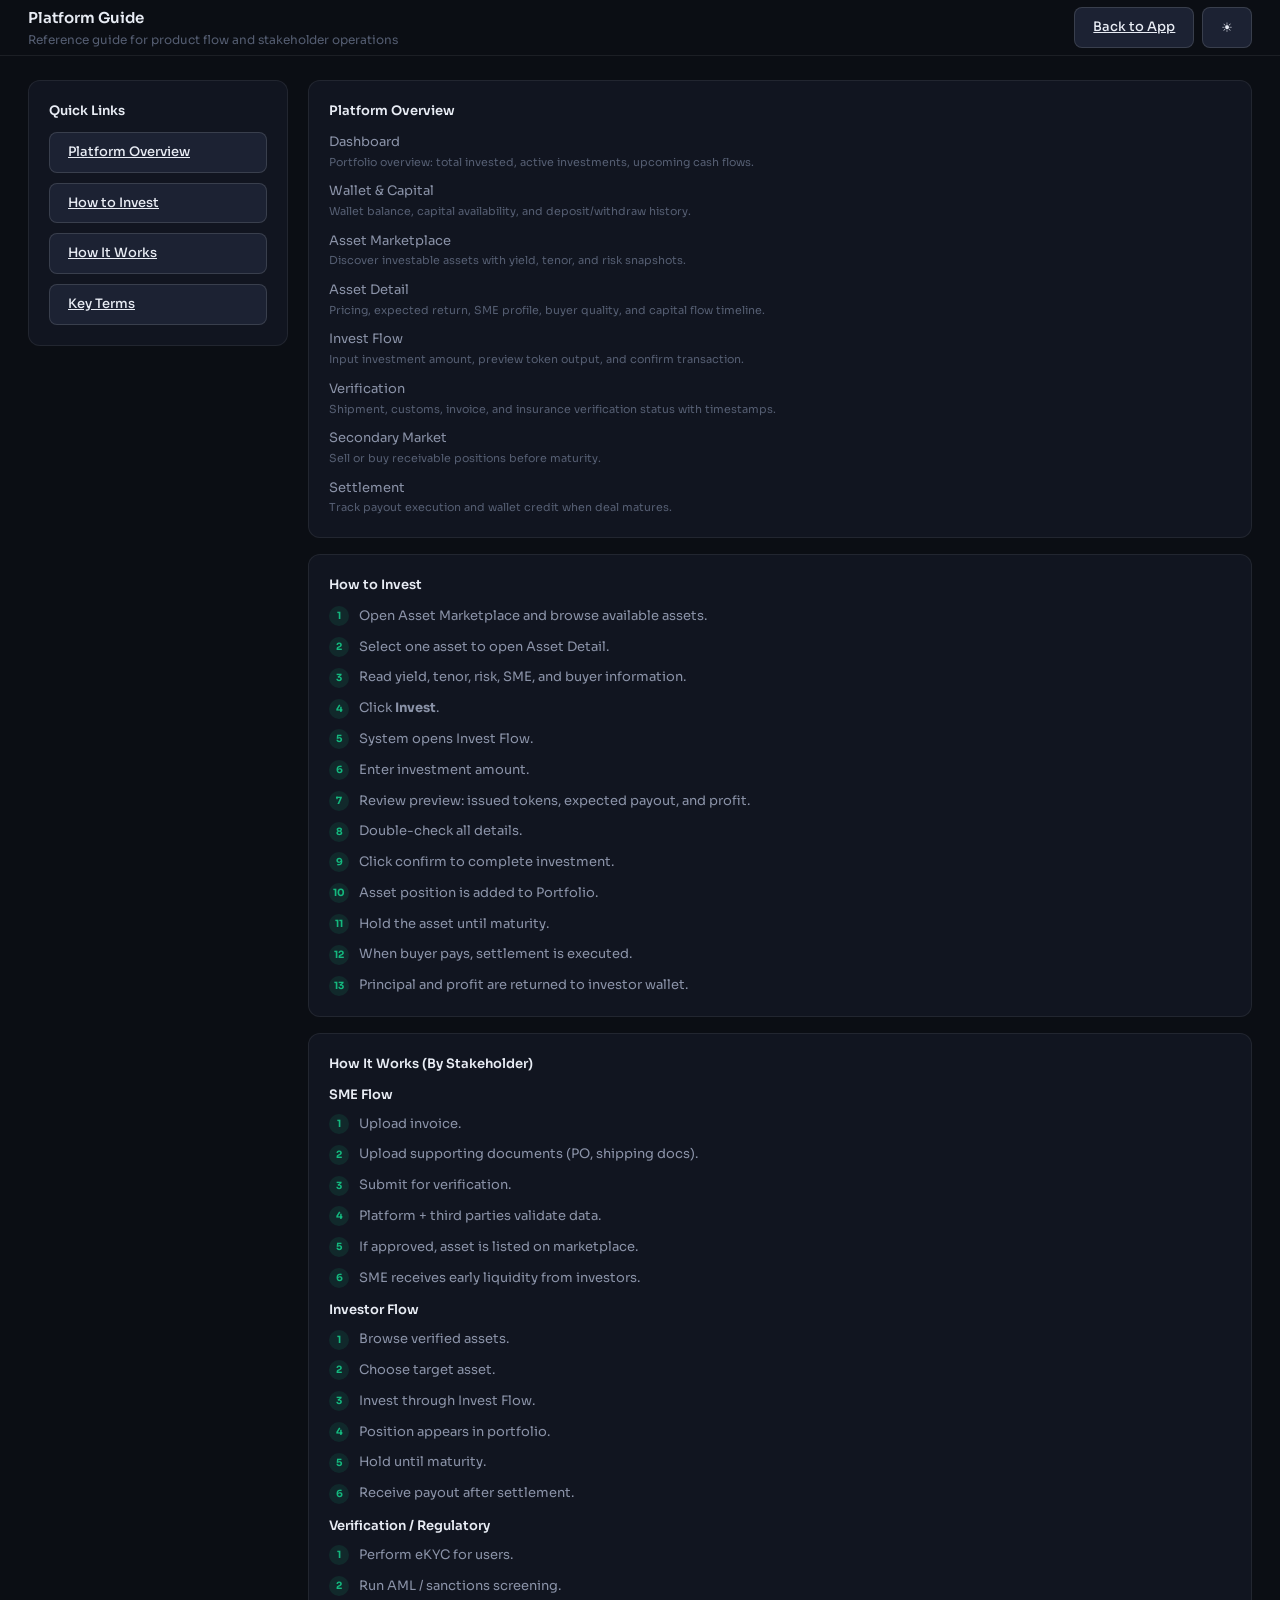
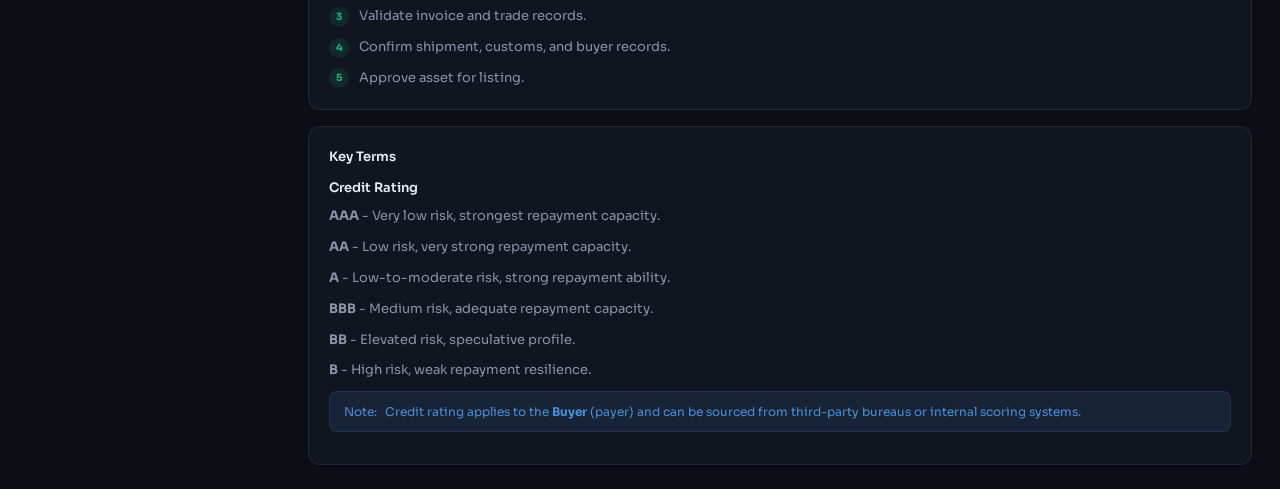
<file: guide.html>
<!doctype html>
<html lang="en">
  <head>
    <meta charset="UTF-8" />
    <meta name="viewport" content="width=device-width, initial-scale=1.0" />
    <title>VIFC Guide</title>
    <link rel="preconnect" href="https://fonts.googleapis.com" />
    <link href="https://fonts.googleapis.com/css2?family=Sora:wght@300;400;500;600&family=DM+Mono:wght@400;500&display=swap" rel="stylesheet" />
    <link rel="stylesheet" href="styles.css" />
  </head>
  <body>
    <main class="main" style="margin-left: 0; width: 100%">
      <div class="topbar">
        <div><div class="topbar-title">Platform Guide</div><div class="topbar-sub">Reference guide for product flow and stakeholder operations</div></div>
        <div class="topbar-actions">
          <a class="btn btn-secondary" href="index.html">Back to App</a>
          <button class="btn btn-secondary theme-toggle" data-action="toggle-theme">☀️</button>
        </div>
      </div>
      <div class="content" style="display:grid;grid-template-columns:260px 1fr;gap:20px;align-items:start;">
        <aside class="card" style="position:sticky;top:18px;height:fit-content">
          <div class="card-label" style="margin-bottom:10px">Quick Links</div>
          <div class="check-list">
            <a class="btn btn-secondary" href="#platform-overview">Platform Overview</a>
            <a class="btn btn-secondary" href="#how-to-invest">How to Invest</a>
            <a class="btn btn-secondary" href="#stakeholder-flow">How It Works</a>
            <a class="btn btn-secondary" href="#key-terms">Key Terms</a>
          </div>
        </aside>
        <section>
          <article id="platform-overview" class="card mb-16">
            <div class="card-label" style="margin-bottom:10px">Platform Overview</div>
            <div class="check-list">
              <div class="check-item"><div><div class="check-text">Dashboard</div><div class="check-sub">Portfolio overview: total invested, active investments, upcoming cash flows.</div></div></div>
              <div class="check-item"><div><div class="check-text">Wallet & Capital</div><div class="check-sub">Wallet balance, capital availability, and deposit/withdraw history.</div></div></div>
              <div class="check-item"><div><div class="check-text">Asset Marketplace</div><div class="check-sub">Discover investable assets with yield, tenor, and risk snapshots.</div></div></div>
              <div class="check-item"><div><div class="check-text">Asset Detail</div><div class="check-sub">Pricing, expected return, SME profile, buyer quality, and capital flow timeline.</div></div></div>
              <div class="check-item"><div><div class="check-text">Invest Flow</div><div class="check-sub">Input investment amount, preview token output, and confirm transaction.</div></div></div>
              <div class="check-item"><div><div class="check-text">Verification</div><div class="check-sub">Shipment, customs, invoice, and insurance verification status with timestamps.</div></div></div>
              <div class="check-item"><div><div class="check-text">Secondary Market</div><div class="check-sub">Sell or buy receivable positions before maturity.</div></div></div>
              <div class="check-item"><div><div class="check-text">Settlement</div><div class="check-sub">Track payout execution and wallet credit when deal matures.</div></div></div>
            </div>
          </article>

          <article id="how-to-invest" class="card mb-16">
            <div class="card-label" style="margin-bottom:10px">How to Invest</div>
            <div class="check-list">
              <div class="check-item"><div class="check-icon check-pass">1</div><div class="check-text">Open Asset Marketplace and browse available assets.</div></div>
              <div class="check-item"><div class="check-icon check-pass">2</div><div class="check-text">Select one asset to open Asset Detail.</div></div>
              <div class="check-item"><div class="check-icon check-pass">3</div><div class="check-text">Read yield, tenor, risk, SME, and buyer information.</div></div>
              <div class="check-item"><div class="check-icon check-pass">4</div><div class="check-text">Click <strong>Invest</strong>.</div></div>
              <div class="check-item"><div class="check-icon check-pass">5</div><div class="check-text">System opens Invest Flow.</div></div>
              <div class="check-item"><div class="check-icon check-pass">6</div><div class="check-text">Enter investment amount.</div></div>
              <div class="check-item"><div class="check-icon check-pass">7</div><div class="check-text">Review preview: issued tokens, expected payout, and profit.</div></div>
              <div class="check-item"><div class="check-icon check-pass">8</div><div class="check-text">Double-check all details.</div></div>
              <div class="check-item"><div class="check-icon check-pass">9</div><div class="check-text">Click confirm to complete investment.</div></div>
              <div class="check-item"><div class="check-icon check-pass">10</div><div class="check-text">Asset position is added to Portfolio.</div></div>
              <div class="check-item"><div class="check-icon check-pass">11</div><div class="check-text">Hold the asset until maturity.</div></div>
              <div class="check-item"><div class="check-icon check-pass">12</div><div class="check-text">When buyer pays, settlement is executed.</div></div>
              <div class="check-item"><div class="check-icon check-pass">13</div><div class="check-text">Principal and profit are returned to investor wallet.</div></div>
            </div>
          </article>

          <article id="stakeholder-flow" class="card mb-16">
            <div class="card-label" style="margin-bottom:10px">How It Works (By Stakeholder)</div>
            <div class="card-label" style="margin-bottom:8px">SME Flow</div>
            <div class="check-list" style="margin-bottom:12px;">
              <div class="check-item"><div class="check-icon check-pass">1</div><div class="check-text">Upload invoice.</div></div>
              <div class="check-item"><div class="check-icon check-pass">2</div><div class="check-text">Upload supporting documents (PO, shipping docs).</div></div>
              <div class="check-item"><div class="check-icon check-pass">3</div><div class="check-text">Submit for verification.</div></div>
              <div class="check-item"><div class="check-icon check-pass">4</div><div class="check-text">Platform + third parties validate data.</div></div>
              <div class="check-item"><div class="check-icon check-pass">5</div><div class="check-text">If approved, asset is listed on marketplace.</div></div>
              <div class="check-item"><div class="check-icon check-pass">6</div><div class="check-text">SME receives early liquidity from investors.</div></div>
            </div>

            <div class="card-label" style="margin-bottom:8px">Investor Flow</div>
            <div class="check-list" style="margin-bottom:12px;">
              <div class="check-item"><div class="check-icon check-pass">1</div><div class="check-text">Browse verified assets.</div></div>
              <div class="check-item"><div class="check-icon check-pass">2</div><div class="check-text">Choose target asset.</div></div>
              <div class="check-item"><div class="check-icon check-pass">3</div><div class="check-text">Invest through Invest Flow.</div></div>
              <div class="check-item"><div class="check-icon check-pass">4</div><div class="check-text">Position appears in portfolio.</div></div>
              <div class="check-item"><div class="check-icon check-pass">5</div><div class="check-text">Hold until maturity.</div></div>
              <div class="check-item"><div class="check-icon check-pass">6</div><div class="check-text">Receive payout after settlement.</div></div>
            </div>

            <div class="card-label" style="margin-bottom:8px">Verification / Regulatory</div>
            <div class="check-list">
              <div class="check-item"><div class="check-icon check-pass">1</div><div class="check-text">Perform eKYC for users.</div></div>
              <div class="check-item"><div class="check-icon check-pass">2</div><div class="check-text">Run AML / sanctions screening.</div></div>
              <div class="check-item"><div class="check-icon check-pass">3</div><div class="check-text">Validate invoice and trade records.</div></div>
              <div class="check-item"><div class="check-icon check-pass">4</div><div class="check-text">Confirm shipment, customs, and buyer records.</div></div>
              <div class="check-item"><div class="check-icon check-pass">5</div><div class="check-text">Approve asset for listing.</div></div>
            </div>
          </article>

          <article id="key-terms" class="card">
            <div class="card-label" style="margin-bottom:10px">Key Terms</div>
            <div class="card-label" style="margin-bottom:8px">Credit Rating</div>
            <div class="check-list">
              <div class="check-item"><div class="check-text"><strong>AAA</strong> - Very low risk, strongest repayment capacity.</div></div>
              <div class="check-item"><div class="check-text"><strong>AA</strong> - Low risk, very strong repayment capacity.</div></div>
              <div class="check-item"><div class="check-text"><strong>A</strong> - Low-to-moderate risk, strong repayment ability.</div></div>
              <div class="check-item"><div class="check-text"><strong>BBB</strong> - Medium risk, adequate repayment capacity.</div></div>
              <div class="check-item"><div class="check-text"><strong>BB</strong> - Elevated risk, speculative profile.</div></div>
              <div class="check-item"><div class="check-text"><strong>B</strong> - High risk, weak repayment resilience.</div></div>
            </div>
            <div class="alert alert-info" style="margin-top:10px;"><span>Note:</span><span>Credit rating applies to the <strong>Buyer</strong> (payer) and can be sourced from third-party bureaus or internal scoring systems.</span></div>
          </article>
        </section>
      </div>
    </main>
    <script src="app.js"></script>
  </body>
</html>
</file>
<file: styles.css>
@import url("assets/css/base.css");
@import url("assets/css/layout.css");
@import url("assets/css/components.css");
@import url("assets/css/screens.css");
</file>
